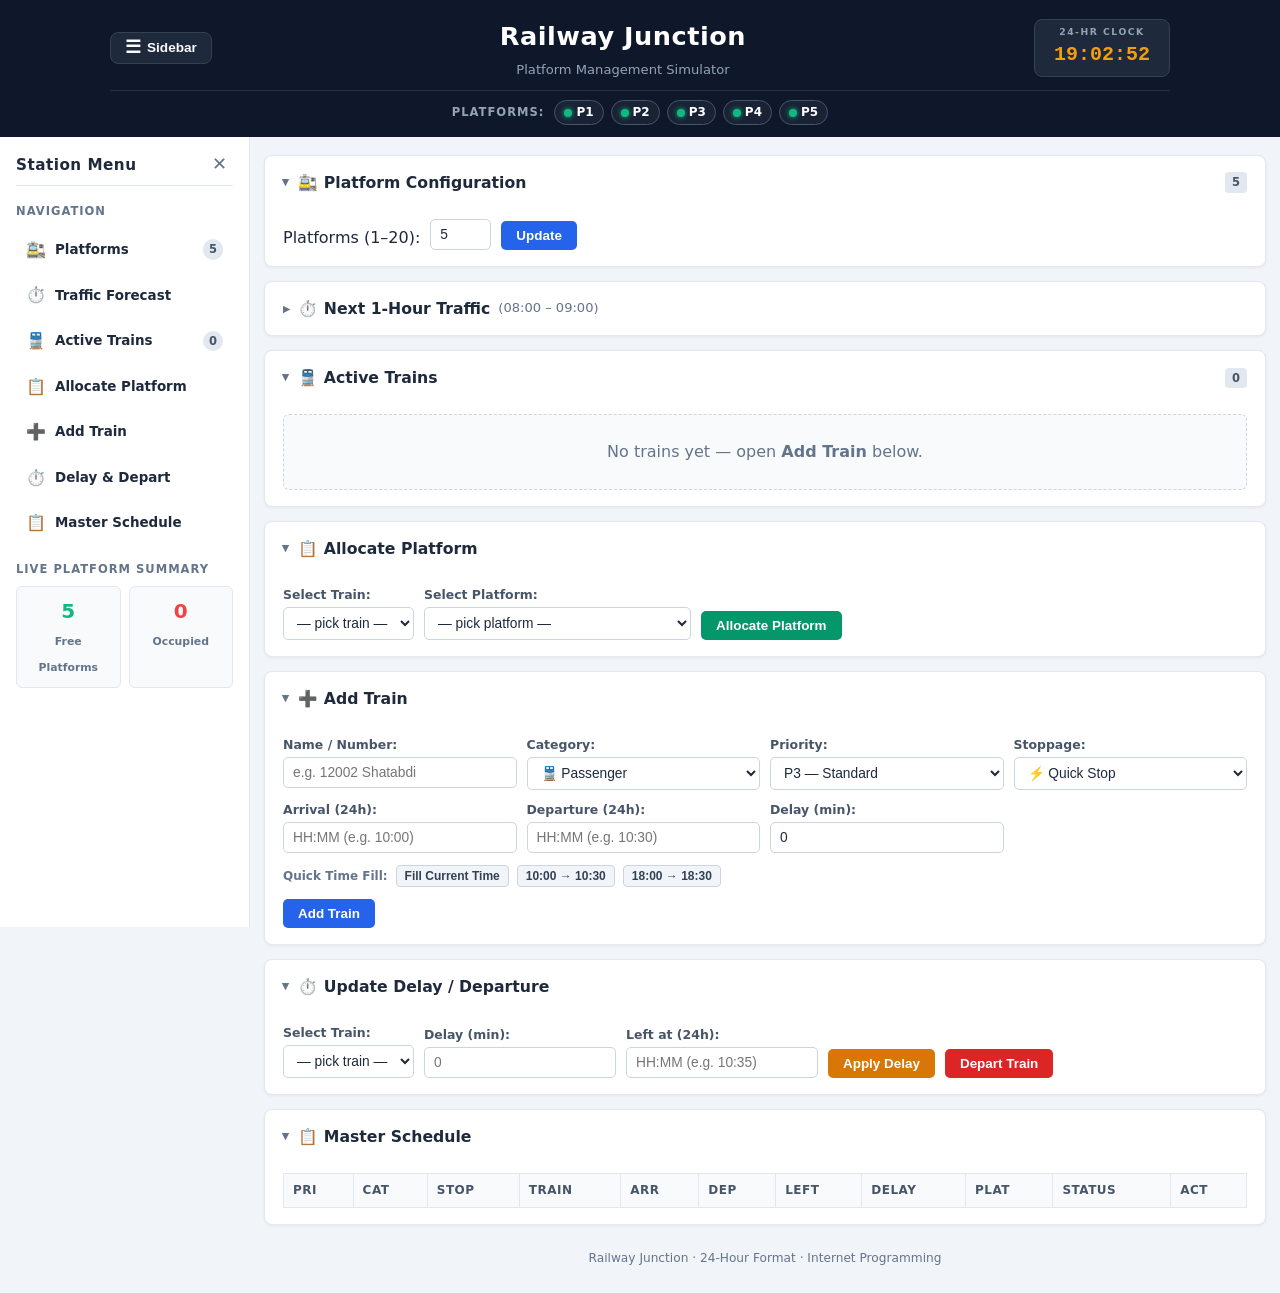
<file: index.html>
<!DOCTYPE html>
<html lang="en">
<head>
  <meta charset="UTF-8">
  <meta name="viewport" content="width=device-width, initial-scale=1.0">
  <title>Railway Junction — Platform Management Simulator</title>
  <link rel="stylesheet" href="style.css">
</head>
<body>

  <!-- Header -->
  <header>
    <div class="header-row">
      <button type="button" id="sidebarToggle" class="sidebar-toggle-btn" aria-label="Toggle Sidebar" title="Toggle Navigation Sidebar">
        <span class="toggle-icon">☰</span>
        <span class="toggle-text">Sidebar</span>
      </button>
      <div class="station-title">
        <h1>Railway Junction</h1>
        <p class="subtitle">Platform Management Simulator</p>
      </div>
      <div class="clock-box">
        <span class="clock-label">24-HR CLOCK</span>
        <span id="liveClock">00:00:00</span>
      </div>
    </div>
    <div class="dots-row">
      <span class="dots-label">PLATFORMS:</span>
      <div id="dotsContainer"></div>
    </div>
  </header>

  <div class="app-layout">
    <!-- Collapsible Sidebar -->
    <aside id="sidebar" class="sidebar open">
      <div class="sidebar-top">
        <span class="sidebar-title">Station Menu</span>
        <button type="button" id="sidebarCloseBtn" class="sidebar-close-btn" title="Collapse Sidebar">✕</button>
      </div>

      <div class="sidebar-section">
        <span class="sidebar-heading">Navigation</span>
        <nav class="sidebar-nav">
          <a href="#secPlat" class="nav-item">
            <span class="nav-icon">🚉</span>
            <span class="nav-label">Platforms</span>
            <span id="sidePlatBadge" class="nav-badge">5</span>
          </a>
          <a href="#secTraffic" class="nav-item">
            <span class="nav-icon">⏱️</span>
            <span class="nav-label">Traffic Forecast</span>
          </a>
          <a href="#secTrains" class="nav-item">
            <span class="nav-icon">🚆</span>
            <span class="nav-label">Active Trains</span>
            <span id="sideTrainBadge" class="nav-badge">0</span>
          </a>
          <a href="#secAlloc" class="nav-item">
            <span class="nav-icon">📋</span>
            <span class="nav-label">Allocate Platform</span>
          </a>
          <a href="#secAdd" class="nav-item">
            <span class="nav-icon">➕</span>
            <span class="nav-label">Add Train</span>
          </a>
          <a href="#secDepart" class="nav-item">
            <span class="nav-icon">⏱️</span>
            <span class="nav-label">Delay &amp; Depart</span>
          </a>
          <a href="#secSchedule" class="nav-item">
            <span class="nav-icon">📋</span>
            <span class="nav-label">Master Schedule</span>
          </a>
        </nav>
      </div>

      <div class="sidebar-section">
        <span class="sidebar-heading">Live Platform Summary</span>
        <div class="sidebar-stats">
          <div class="stat-card">
            <span class="stat-num free" id="sideFreePlats">5</span>
            <span class="stat-lbl">Free Platforms</span>
          </div>
          <div class="stat-card">
            <span class="stat-num occ" id="sideOccPlats">0</span>
            <span class="stat-lbl">Occupied</span>
          </div>
        </div>
      </div>
    </aside>

    <!-- Mobile Drawer Backdrop -->
    <div id="sidebarBackdrop" class="sidebar-backdrop"></div>

    <!-- Main Content Area -->
    <div class="content-area">
      <main>
        <!-- Banner -->
        <div id="banner" class="banner hidden"></div>

        <!-- S1: Platform Config -->
        <details class="card" id="secPlat" open>
          <summary>🚉 Platform Configuration <span id="platBadge" class="badge">5</span></summary>
          <form id="platForm" class="inline-form">
            <label for="platCount">Platforms (1–20):</label>
            <input type="number" id="platCount" min="1" max="20" value="5">
            <button type="submit" class="btn blue">Update</button>
          </form>
        </details>

        <!-- S2: Traffic Forecast -->
        <details class="card" id="secTraffic">
          <summary>⏱️ Next 1-Hour Traffic <small>(<span id="windowText">08:00 – 09:00</span>)</small></summary>
          <div class="inline-form" style="margin-bottom:10px">
            <label for="simTime">Simulate 24h time:</label>
            <input type="text" id="simTime" value="08:00" placeholder="HH:MM" maxlength="5" style="width: 85px;">
            <button type="button" class="chip-btn" id="btnSimNow">Current Time</button>
          </div>
          <div class="bar-box">
            <div class="bar-info">
              <span id="barCount">0 trains</span>
              <span id="barLoad">0 %</span>
            </div>
            <div class="bar-track"><div id="barFill" class="bar-fill"></div></div>
          </div>
        </details>

        <!-- S3: Train Boxes -->
        <details class="card" id="secTrains" open>
          <summary>🚆 Active Trains <span id="trainBadge" class="badge">0</span></summary>
          <div id="trainGrid" class="train-grid"></div>
        </details>

        <!-- S4: Allocate Platform -->
        <details class="card" id="secAlloc" open>
          <summary>📋 Allocate Platform</summary>
          <form id="allocForm" class="inline-form">
            <div class="field">
              <label for="allocTrain">Select Train:</label>
              <select id="allocTrain"><option value="">— pick train —</option></select>
            </div>
            <div class="field">
              <label for="allocPlat">Select Platform:</label>
              <select id="allocPlat"><option value="">— pick platform —</option></select>
            </div>
            <button type="submit" id="btnAllocSubmit" class="btn green">Allocate Platform</button>
          </form>
        </details>

        <!-- S5: Add Train -->
        <details class="card" id="secAdd" open>
          <summary>➕ Add Train</summary>
          <form id="addForm">
            <div class="form-grid">
              <div class="field">
                <label for="tName">Name / Number:</label>
                <input type="text" id="tName" placeholder="e.g. 12002 Shatabdi" required>
              </div>
              <div class="field">
                <label for="tCat">Category:</label>
                <select id="tCat">
                  <option value="Passenger">🚆 Passenger</option>
                  <option value="Goods">📦 Goods</option>
                </select>
              </div>
              <div class="field">
                <label for="tPri">Priority:</label>
                <select id="tPri">
                  <option value="1">P1 — VIP</option>
                  <option value="2">P2 — Express</option>
                  <option value="3" selected>P3 — Standard</option>
                  <option value="4">P4 — Low</option>
                </select>
              </div>
              <div class="field">
                <label for="tStop">Stoppage:</label>
                <select id="tStop">
                  <option value="Quick Stop">⚡ Quick Stop</option>
                  <option value="Originating">🏁 Originating</option>
                  <option value="Long Stoppage">🔄 Long Stoppage</option>
                </select>
              </div>
              <div class="field">
                <label for="tArr">Arrival (24h):</label>
                <input type="text" id="tArr" placeholder="HH:MM (e.g. 10:00)" maxlength="5" required>
              </div>
              <div class="field">
                <label for="tDep">Departure (24h):</label>
                <input type="text" id="tDep" placeholder="HH:MM (e.g. 10:30)" maxlength="5" required>
              </div>
              <div class="field">
                <label for="tDelay">Delay (min):</label>
                <input type="number" id="tDelay" value="0" min="0">
              </div>
            </div>
            <div style="display:flex; gap:8px; margin-bottom:12px; align-items:center; flex-wrap:wrap;">
              <span style="font-size:0.75rem; color:var(--muted); font-weight:600;">Quick Time Fill:</span>
              <button type="button" class="chip-btn" id="btnNowAdd">Fill Current Time</button>
              <button type="button" class="chip-btn" id="btnMorningAdd">10:00 → 10:30</button>
              <button type="button" class="chip-btn" id="btnEveningAdd">18:00 → 18:30</button>
            </div>
            <button type="submit" class="btn blue">Add Train</button>
          </form>
        </details>

        <!-- S6: Update / Depart -->
        <details class="card" id="secDepart" open>
          <summary>⏱️ Update Delay / Departure</summary>
          <form id="updateForm" class="inline-form">
            <div class="field">
              <label for="updTrain">Select Train:</label>
              <select id="updTrain"><option value="">— pick train —</option></select>
            </div>
            <div class="field">
              <label for="updDelay">Delay (min):</label>
              <input type="number" id="updDelay" min="0" placeholder="0">
            </div>
            <div class="field">
              <label for="updLeft">Left at (24h):</label>
              <input type="text" id="updLeft" placeholder="HH:MM (e.g. 10:35)" maxlength="5">
            </div>
            <button type="button" id="btnDelay" class="btn orange">Apply Delay</button>
            <button type="button" id="btnLeft" class="btn red">Depart Train</button>
          </form>
        </details>

        <!-- S7: Schedule Table -->
        <details class="card" id="secSchedule" open>
          <summary>📋 Master Schedule</summary>
          <div class="table-scroll">
            <table>
              <thead>
                <tr>
                  <th>Pri</th><th>Cat</th><th>Stop</th><th>Train</th>
                  <th>Arr</th><th>Dep</th><th>Left</th>
                  <th>Delay</th><th>Plat</th><th>Status</th><th>Act</th>
                </tr>
              </thead>
              <tbody id="tbody"></tbody>
            </table>
          </div>
        </details>

      </main>

      <footer>
        <p>Railway Junction · 24-Hour Format · Internet Programming</p>
      </footer>
    </div>
  </div>

  <script src="script.js"></script>
</body>
</html>
</file>
<file: style.css>
/* ==========================================================
   Railway Junction — Platform Management Simulator
   Minimalist CSS with login, cognition test, collapsible cards
   ========================================================== */

/* --- Reset & Vars --- */
*, *::before, *::after { box-sizing: border-box; margin: 0; padding: 0; }

:root {
  --bg:      #f1f5f9;
  --surface: #ffffff;
  --text:    #1e293b;
  --muted:   #64748b;
  --border:  #e2e8f0;
  --blue:    #2563eb;
  --green:   #059669;
  --orange:  #d97706;
  --red:     #dc2626;
  --header:  #0f172a;
  --accent:  #f59e0b;
  --radius:  8px;
}

body {
  font-family: 'Segoe UI', system-ui, sans-serif;
  background: var(--bg);
  color: var(--text);
  line-height: 1.6;
}

.hidden { display: none !important; }

/* ===== HEADER ===== */
header {
  background: var(--header);
  color: #fff;
  padding: 16px 20px 12px;
}

.header-row {
  max-width: 1060px;
  margin: 0 auto;
  display: flex;
  align-items: center;
  justify-content: space-between;
  gap: 14px;
}

/* ===== APP LAYOUT & SIDEBAR ===== */
.app-layout {
  display: flex;
  min-height: calc(100vh - 110px);
  position: relative;
}

.content-area {
  flex: 1;
  min-width: 0;
}

/* Sidebar Toggle Button in Header */
.sidebar-toggle-btn {
  background: #1e293b;
  border: 1px solid #334155;
  color: #f8fafc;
  padding: 6px 14px;
  border-radius: var(--radius);
  font-size: 0.85rem;
  font-weight: 600;
  cursor: pointer;
  display: inline-flex;
  align-items: center;
  gap: 6px;
  transition: all 0.2s ease;
  min-width: 95px;
}

.sidebar-toggle-btn:hover {
  background: #334155;
  border-color: #64748b;
  color: var(--accent);
}

.toggle-icon {
  font-size: 1.1rem;
  line-height: 1;
}

/* Sidebar panel */
.sidebar {
  width: 250px;
  background: var(--surface);
  border-right: 1px solid var(--border);
  padding: 16px;
  display: flex;
  flex-direction: column;
  gap: 16px;
  transition: margin-left 0.3s cubic-bezier(0.4, 0, 0.2, 1), transform 0.3s cubic-bezier(0.4, 0, 0.2, 1);
  flex-shrink: 0;
  position: sticky;
  top: 0;
  height: calc(100vh - 110px);
  overflow-y: auto;
}

.sidebar-top {
  display: flex;
  justify-content: space-between;
  align-items: center;
  padding-bottom: 8px;
  border-bottom: 1px solid var(--border);
}

.sidebar-title {
  font-size: 0.95rem;
  font-weight: 700;
  color: var(--text);
  letter-spacing: 0.5px;
}

.sidebar-close-btn {
  background: none;
  border: none;
  color: var(--muted);
  font-size: 1.1rem;
  cursor: pointer;
  padding: 2px 6px;
  border-radius: 4px;
  line-height: 1;
  transition: all 0.15s ease;
}

.sidebar-close-btn:hover {
  background: #fee2e2;
  color: var(--red);
}

.sidebar-section {
  display: flex;
  flex-direction: column;
  gap: 8px;
}

.sidebar-heading {
  font-size: 0.72rem;
  font-weight: 700;
  color: var(--muted);
  text-transform: uppercase;
  letter-spacing: 1px;
}

.sidebar-nav {
  display: flex;
  flex-direction: column;
  gap: 4px;
}

.nav-item {
  display: flex;
  align-items: center;
  gap: 9px;
  padding: 8px 10px;
  border-radius: 6px;
  text-decoration: none;
  color: var(--text);
  font-size: 0.84rem;
  font-weight: 600;
  transition: all 0.15s ease;
}

.nav-item:hover {
  background: #f1f5f9;
  color: var(--blue);
}

.nav-icon {
  font-size: 1rem;
}

.nav-label {
  flex: 1;
}

.nav-badge {
  background: #e2e8f0;
  color: #475569;
  font-size: 0.72rem;
  padding: 1px 6px;
  border-radius: 10px;
  font-weight: 700;
}

.sidebar-stats {
  display: grid;
  grid-template-columns: 1fr 1fr;
  gap: 8px;
}

.stat-card {
  background: #f8fafc;
  border: 1px solid var(--border);
  border-radius: 6px;
  padding: 8px;
  text-align: center;
}

.stat-num {
  display: block;
  font-size: 1.25rem;
  font-weight: 700;
}

.stat-num.free {
  color: #10b981;
}

.stat-num.occ {
  color: #ef4444;
}

.stat-lbl {
  font-size: 0.68rem;
  color: var(--muted);
  font-weight: 600;
}

/* Desktop: collapsible sidebar via margin */
@media (min-width: 900px) {
  .sidebar:not(.open) {
    margin-left: -250px;
  }
}

/* Mobile & Tablet: drawer overlay */
@media (max-width: 899px) {
  .sidebar {
    position: fixed;
    top: 0;
    left: 0;
    bottom: 0;
    height: 100vh;
    z-index: 100;
    box-shadow: 4px 0 25px rgba(0, 0, 0, 0.2);
    transform: translateX(-100%);
  }
  .sidebar.open {
    transform: translateX(0);
  }
  .sidebar-backdrop {
    position: fixed;
    inset: 0;
    background: rgba(15, 23, 42, 0.45);
    backdrop-filter: blur(2px);
    z-index: 90;
    display: none;
  }
  .sidebar-backdrop.active {
    display: block;
  }
}

.station-title { text-align: center; flex: 1; }
.station-title h1 { font-size: 1.6rem; letter-spacing: .5px; }
.station-title .subtitle { font-size: .82rem; color: #94a3b8; margin-top: 2px; }

.clock-box {
  background: #1e293b;
  border: 1px solid #334155;
  border-radius: var(--radius);
  padding: 5px 14px;
  text-align: center;
  min-width: 136px;
}

.clock-label { display: block; font-size: .58rem; color: #94a3b8; letter-spacing: 1.5px; font-weight: 700; }
#liveClock { font-size: 1.25rem; font-weight: 700; font-family: 'Courier New', monospace; color: var(--accent); }

/* Platform Dots */
.dots-row {
  max-width: 1060px;
  margin: 10px auto 0;
  padding-top: 9px;
  border-top: 1px solid rgba(255,255,255,.1);
  display: flex;
  align-items: center;
  justify-content: center;
  gap: 10px;
  flex-wrap: wrap;
}

.dots-label { font-size: .72rem; font-weight: 700; color: #94a3b8; letter-spacing: 1px; }

#dotsContainer { display: flex; gap: 7px; flex-wrap: wrap; justify-content: center; }

.dot-chip {
  display: inline-flex;
  align-items: center;
  gap: 4px;
  background: rgba(30,41,59,.7);
  border: 1px solid #475569;
  border-radius: 20px;
  padding: 2px 9px;
  font-size: .75rem;
  font-weight: 600;
  color: #fff;
  transition: border-color .2s;
}

.dot-led { width: 8px; height: 8px; border-radius: 50%; }
.dot-chip.free .dot-led { background: #10b981; box-shadow: 0 0 5px #10b981; }
.dot-chip.occ  .dot-led { background: #ef4444; box-shadow: 0 0 5px #ef4444; }
.dot-chip.occ  { border-color: #ef4444; }
.dot-train { font-size: .65rem; color: #fca5a5; }

/* ===== MAIN ===== */
main {
  max-width: 1060px;
  margin: 18px auto;
  padding: 0 14px;
  display: flex;
  flex-direction: column;
  gap: 14px;
}

/* ===== COLLAPSIBLE CARDS (details/summary) ===== */
.card {
  background: var(--surface);
  border: 1px solid var(--border);
  border-radius: var(--radius);
  box-shadow: 0 1px 3px rgba(0,0,0,.06);
}

.card > summary {
  padding: 14px 18px;
  font-size: .98rem;
  font-weight: 700;
  cursor: pointer;
  list-style: none;
  display: flex;
  align-items: center;
  gap: 8px;
  user-select: none;
  border-radius: var(--radius);
  transition: background .15s;
}

.card > summary:hover { background: #f8fafc; }

.card > summary::before {
  content: '▶';
  font-size: .6rem;
  transition: transform .2s;
  color: var(--muted);
}

.card[open] > summary::before { transform: rotate(90deg); }

.card > summary::-webkit-details-marker { display: none; }

.card > summary small { font-weight: 400; color: var(--muted); }

/* Card inner content */
.card > :not(summary) {
  padding: 0 18px 16px;
}

.card > summary + * {
  padding-top: 10px;
}

.badge {
  margin-left: auto;
  background: #e2e8f0;
  padding: 1px 7px;
  border-radius: 4px;
  font-size: .72rem;
  font-weight: 700;
  color: #475569;
}

/* ===== BANNER ===== */
.banner {
  padding: 10px 14px;
  border-radius: var(--radius);
  font-size: .85rem;
  font-weight: 600;
}

.banner.success { background: #d1fae5; color: #065f46; border: 1px solid #10b981; }
.banner.warning { background: #fef3c7; color: #92400e; border: 1px solid #f59e0b; }

/* ===== FORMS ===== */
.inline-form {
  display: flex;
  align-items: flex-end;
  gap: 10px;
  flex-wrap: wrap;
}

.form-grid {
  display: grid;
  grid-template-columns: repeat(auto-fill, minmax(190px, 1fr));
  gap: 10px;
  margin-bottom: 12px;
}

.field { display: flex; flex-direction: column; gap: 2px; }
.field label { font-size: .78rem; font-weight: 600; color: #475569; }

input, select {
  padding: 7px 9px;
  border: 1px solid #cbd5e1;
  border-radius: 5px;
  font-size: .86rem;
  color: var(--text);
  background: #fff;
  transition: border-color .15s;
}

input:focus, select:focus {
  outline: none;
  border-color: var(--blue);
  box-shadow: 0 0 0 2px rgba(37,99,235,.12);
}

.chip-btn {
  background: #f1f5f9;
  border: 1px solid #cbd5e1;
  border-radius: 4px;
  padding: 3px 8px;
  font-size: 0.75rem;
  font-weight: 600;
  color: #334155;
  cursor: pointer;
  transition: all 0.15s ease;
}

.chip-btn:hover {
  background: #e2e8f0;
  border-color: #94a3b8;
  color: var(--blue);
}

/* ===== BUTTONS ===== */
.btn {
  padding: 7px 15px;
  border: none;
  border-radius: 5px;
  font-size: .84rem;
  font-weight: 700;
  cursor: pointer;
  color: #fff;
  transition: filter .15s;
  white-space: nowrap;
}

.btn:hover { filter: brightness(.88); }
.btn.blue   { background: var(--blue); }
.btn.green  { background: var(--green); }
.btn.orange { background: var(--orange); }
.btn.red    { background: var(--red); }
.btn.sm     { padding: 3px 7px; font-size: .73rem; }

/* ===== TRAFFIC BAR ===== */
.bar-box { background: #f8fafc; border: 1px solid var(--border); border-radius: 6px; padding: 10px 12px; }
.bar-info { display: flex; justify-content: space-between; font-size: .82rem; font-weight: 600; margin-bottom: 5px; }
.bar-track { height: 10px; background: #e2e8f0; border-radius: 5px; overflow: hidden; }
.bar-fill { height: 100%; width: 0; background: linear-gradient(90deg, #10b981, #059669); border-radius: 5px; transition: width .3s; }

/* ===== TRAIN GRID ===== */
.train-grid { display: grid; grid-template-columns: repeat(auto-fill, minmax(250px, 1fr)); gap: 12px; }
.train-grid .empty { grid-column: 1 / -1; text-align: center; color: var(--muted); padding: 24px; background: #f8fafc; border: 1px dashed #cbd5e1; border-radius: 6px; }

.t-card {
  background: #f8fafc;
  border: 1px solid var(--border);
  border-radius: var(--radius);
  padding: 12px;
  display: flex;
  flex-direction: column;
  gap: 6px;
}

.t-card:hover { box-shadow: 0 2px 6px rgba(0,0,0,.07); }
.t-card-top { display: flex; justify-content: space-between; align-items: flex-start; }
.t-card-name { font-weight: 700; font-size: .92rem; }

.t-card-pri { font-size: .68rem; font-weight: 700; padding: 2px 5px; border-radius: 4px; }
.pri-1 { background: #fee2e2; color: #b91c1c; }
.pri-2 { background: #fef3c7; color: #92400e; }
.pri-3 { background: #e0f2fe; color: #0369a1; }
.pri-4 { background: #f1f5f9; color: #475569; }

.t-card-info { font-size: .8rem; color: var(--muted); line-height: 1.55; }
.t-card-info strong { color: var(--text); }
.t-card-actions { display: flex; gap: 5px; margin-top: 2px; }

.status { display: inline-block; padding: 1px 7px; border-radius: 4px; font-size: .72rem; font-weight: 700; }
.status.scheduled { background: #e0f2fe; color: #0369a1; }
.status.docked    { background: #d1fae5; color: #065f46; }
.status.departed  { background: #f1f5f9; color: #64748b; }

/* ===== TABLE ===== */
.table-scroll { overflow-x: auto; }
table { width: 100%; border-collapse: collapse; font-size: .82rem; }
th, td { padding: 7px 9px; border: 1px solid var(--border); text-align: left; }
th { background: #f8fafc; color: #475569; font-size: .75rem; text-transform: uppercase; letter-spacing: .5px; }
tbody tr:hover { background: #f1f5f9; }

/* ===== FOOTER ===== */
footer { text-align: center; font-size: .76rem; color: var(--muted); margin: 24px 0; }

/* ===== RESPONSIVE ===== */
@media (max-width: 640px) {
  .header-row { flex-direction: column; text-align: center; }
  .station-title h1 { font-size: 1.3rem; }
  .form-grid { grid-template-columns: 1fr; }
  .inline-form { flex-direction: column; align-items: stretch; }
}
</file>
